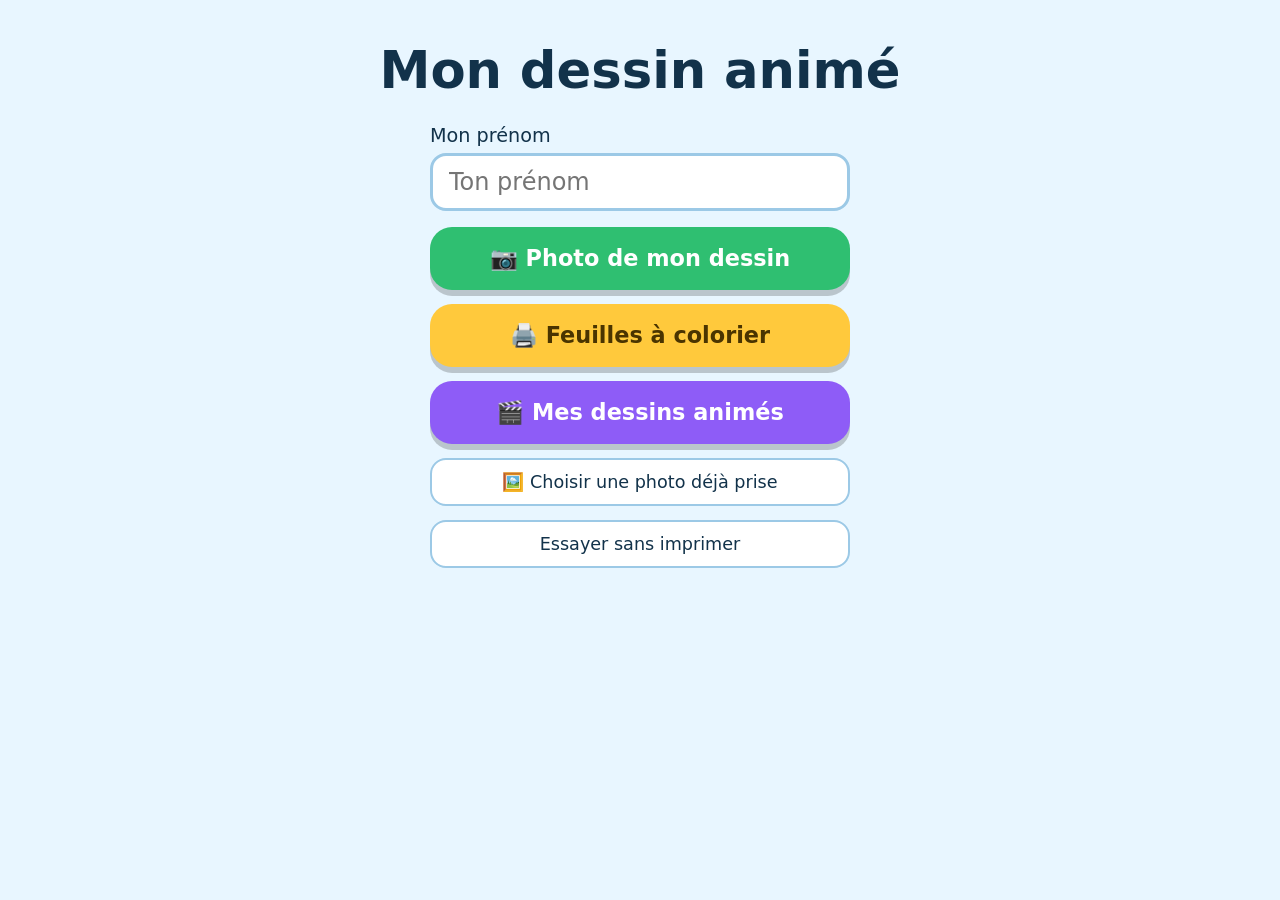
<file: index.html>
<!doctype html>
<html lang="fr">
<head>
  <meta charset="utf-8">
  <meta name="viewport" content="width=device-width, initial-scale=1, viewport-fit=cover">
  <meta name="theme-color" content="#1f7fc4">
  <meta name="apple-mobile-web-app-capable" content="yes">
  <title>Mon dessin animé</title>
  <link rel="manifest" href="manifest.json">
  <link rel="icon" href="icone.svg" type="image/svg+xml">
  <link rel="apple-touch-icon" href="icone.svg">
  <link rel="stylesheet" href="style.css">
</head>
<body>
  <section id="accueil" class="ecran actif">
    <h1>Mon dessin animé</h1>
    <label class="prenom">Mon prénom
      <input id="prenom" type="text" maxlength="20" autocomplete="off" placeholder="Ton prénom">
    </label>
    <div class="boutons">
      <label class="gros vert" for="libre">📷 Photo de mon dessin</label>
      <button class="gros jaune" data-action="catalogue">🖨️ Feuilles à colorier</button>
      <button class="gros violet" data-action="galerie">🎬 Mes dessins animés</button>
      <label class="petit" for="libre-galerie">🖼️ Choisir une photo déjà prise</label>
      <button class="petit" data-action="demo">Essayer sans imprimer</button>
    </div>
    <!-- Des étiquettes (label) plutôt qu'un clic par script : certains navigateurs le refusent.
         capture : ouvre directement l'appareil photo du téléphone. -->
    <input id="libre" class="fichier" type="file" accept="image/*" capture="environment">
    <input id="libre-galerie" class="fichier" type="file" accept="image/*">
    <input id="photo" class="fichier" type="file" accept="image/*" capture="environment">
  </section>

  <section id="catalogue" class="ecran">
    <h2>Feuilles à colorier</h2>
    <p class="consigne">Imprime une feuille, colorie-la, puis appuie sur 📷 sous la même feuille.</p>
    <div class="boutons ligne">
      <button class="petit" data-action="accueil">Retour</button>
      <a class="petit" href="feuille.html?g=monstres">🖨️ Tous les monstres</a>
      <a class="petit" href="feuille.html?f=tout">🖨️ Tout imprimer</a>
    </div>
    <div id="liste-feuilles" class="liste-feuilles"></div>
  </section>

  <section id="reglage" class="ecran">
    <p id="consigne-reglage" class="consigne"></p>
    <div class="cadre-reglage"><canvas id="canevas-reglage"></canvas></div>
    <div class="boutons ligne">
      <button class="petit" data-action="accueil">Retour</button>
      <button class="petit" data-action="tourner">↻ Tourner</button>
      <button class="gros vert" data-action="partir">C'est parti !</button>
    </div>
  </section>

  <section id="apercu" class="ecran">
    <p class="consigne">Ton dessin doit regarder vers la gauche ⬅️</p>
    <div class="cadre-apercu"><canvas id="canevas-apercu"></canvas></div>
    <div class="boutons ligne">
      <button class="petit" data-action="tourner-libre">↺ Tourner</button>
      <button class="petit" data-action="miroir-libre">⇋ Retourner</button>
    </div>
    <p class="consigne">C'est quoi, ton dessin ?</p>
    <div id="sujets" class="sujets"></div>
    <div id="zone-types" class="zone-types" hidden>
      <p class="consigne">Son type ?</p>
      <div id="types" class="sujets"></div>
    </div>
    <div class="champs">
      <label class="champ">Son nom
        <input id="nom-dessin" type="text" maxlength="40" autocomplete="off">
      </label>
      <label class="champ">Ce qu'il dit (si tu veux)
        <input id="phrase-dessin" type="text" maxlength="80" autocomplete="off" placeholder="J'adore les crêpes !">
      </label>
    </div>
    <div class="boutons ligne">
      <button class="petit" data-action="accueil">Retour</button>
      <button class="gros vert" data-action="partir-libre">C'est parti !</button>
    </div>
  </section>

  <section id="choix-film" class="ecran">
    <h2>Quel film ?</h2>
    <div id="zone-amis" class="zone-amis" hidden>
      <p class="consigne">Avec quels amis ? (2 au plus)</p>
      <div id="liste-amis" class="liste-amis"></div>
    </div>
    <div id="liste-films" class="liste-films"></div>
    <div class="boutons ligne">
      <button class="petit" data-action="accueil">Accueil</button>
      <button class="gros jaune" data-action="surprise">🎲 Surprise !</button>
    </div>
  </section>

  <section id="film" class="ecran">
    <div class="cadre-film"><canvas id="canevas-film"></canvas></div>
    <div class="boutons ligne">
      <button class="petit" data-action="accueil">Accueil</button>
      <button class="petit" data-action="son" id="bouton-son">🔊 Son</button>
      <button class="gros vert" data-action="rejouer">↺ Encore !</button>
      <button class="gros bleu" data-action="autre-film" id="bouton-autre">🎬 Autre film</button>
      <button class="gros violet" data-action="garder" id="bouton-garder">⭐ Garder</button>
    </div>
  </section>

  <section id="galerie" class="ecran">
    <h2>Mes dessins animés</h2>
    <p id="galerie-vide" class="consigne" hidden>Pas encore de dessin animé. Colorie une page et prends-la en photo !</p>
    <div id="liste-galerie" class="liste-galerie"></div>
    <div class="boutons ligne">
      <button class="petit" data-action="accueil">Retour</button>
    </div>
  </section>

  <div id="attente" class="attente" hidden>Je regarde ton dessin…</div>
  <div id="message" class="message" role="status" hidden></div>

  <script type="module" src="js/app.js"></script>
</body>
</html>
</file>
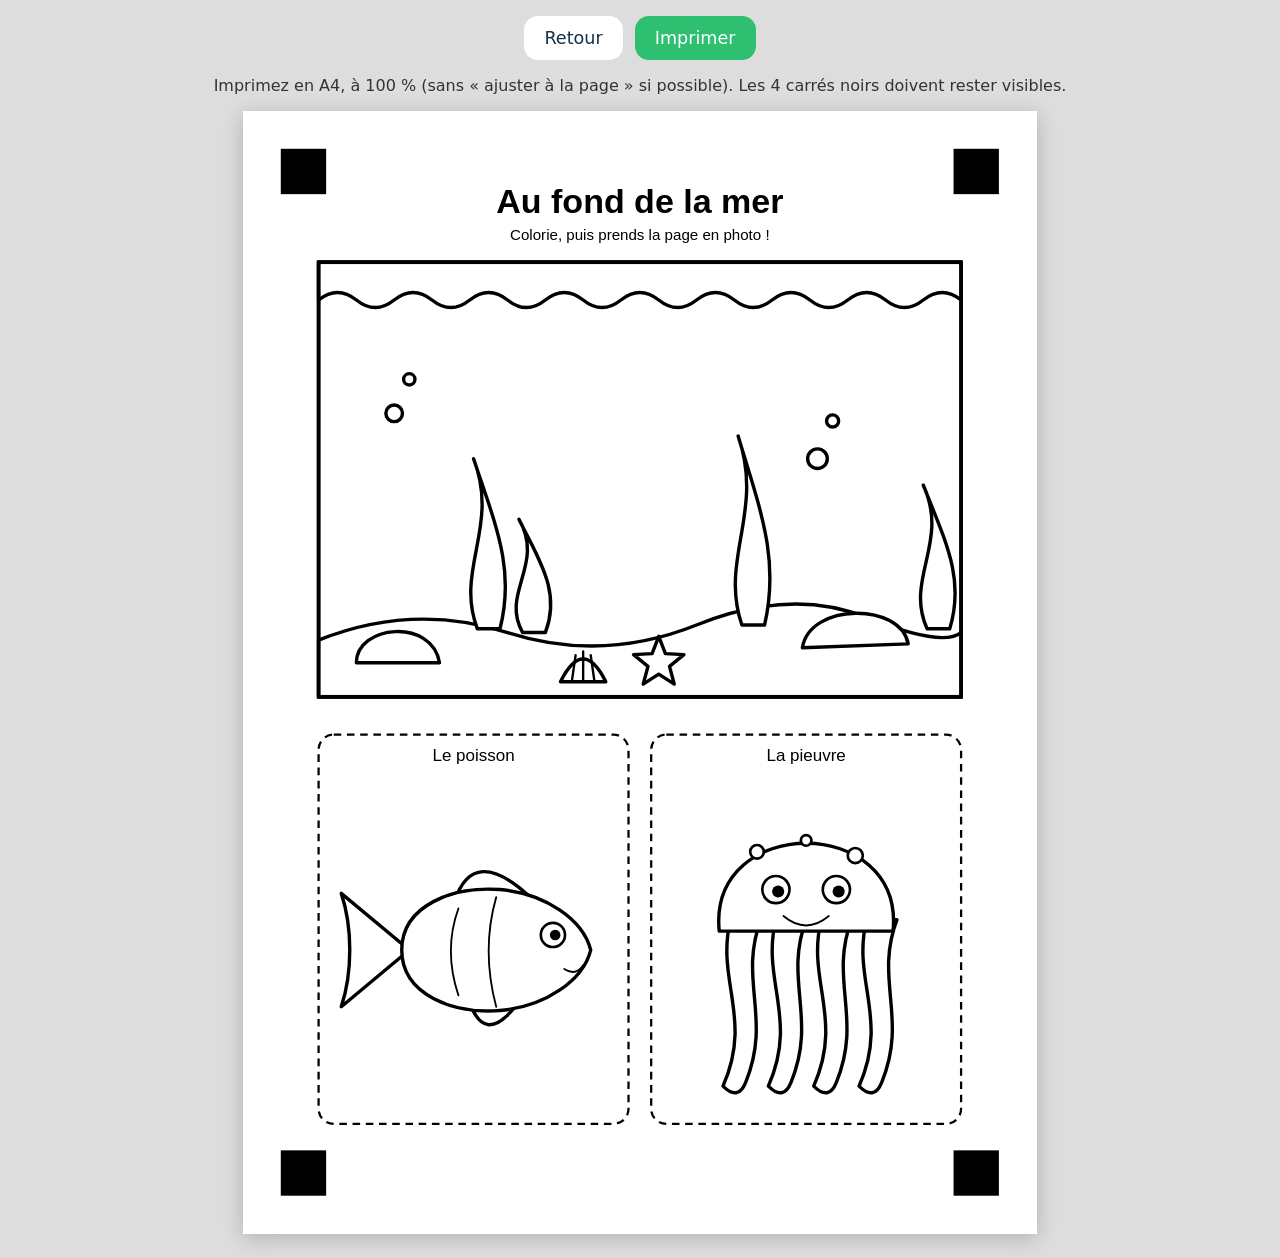
<file: imprimer.html>
<!doctype html>
<html lang="fr">
<head>
  <meta charset="utf-8">
  <meta name="viewport" content="width=device-width, initial-scale=1">
  <title>Coloriage à imprimer</title>
  <style>
    @page { size: A4 portrait; margin: 0; }
    body { margin: 0; font-family: system-ui, sans-serif; background: #ddd; }
    .barre { display: flex; gap: 12px; justify-content: center; padding: 16px; flex-wrap: wrap; }
    .barre button, .barre a {
      font: inherit; font-size: 1.1rem; padding: 12px 20px; border-radius: 14px; border: none;
      background: #2fbf71; color: #fff; text-decoration: none; cursor: pointer;
    }
    .barre a { background: #fff; color: #12324a; }
    .aide { text-align: center; margin: 0 16px 16px; color: #333; }
    #feuille { display: flex; justify-content: center; padding-bottom: 24px; }
    #feuille svg { width: min(100%, 210mm); height: auto; background: #fff; box-shadow: 0 4px 20px rgba(0,0,0,.2); }
    @media print {
      body { background: #fff; }
      .barre, .aide { display: none; }
      #feuille { padding: 0; }
      #feuille svg { width: 210mm; height: 297mm; box-shadow: none; }
    }
  </style>
</head>
<body>
  <div class="barre">
    <a href="index.html">Retour</a>
    <button id="imprimer">Imprimer</button>
  </div>
  <p class="aide">Imprimez en A4, à 100 % (sans « ajuster à la page » si possible). Les 4 carrés noirs doivent rester visibles.</p>
  <div id="feuille"></div>
  <script type="module">
    import { MER, pageSVG } from "./js/pages.js";
    document.getElementById("feuille").innerHTML = pageSVG(MER);
    document.getElementById("imprimer").addEventListener("click", () => window.print());
  </script>
</body>
</html>
</file>
<file: style.css>
:root {
  --fond: #e8f6ff;
  --texte: #12324a;
  --vert: #2fbf71;
  --jaune: #ffc93c;
  --violet: #8e5cf7;
  --bleu: #1f8ad6;
  --surface: #ffffff;
}
@media (prefers-color-scheme: dark) {
  :root:not([data-theme="light"]) { --fond: #0d2233; --texte: #e8f4ff; --surface: #18374f; color-scheme: dark; }
}
:root[data-theme="dark"] { --fond: #0d2233; --texte: #e8f4ff; --surface: #18374f; color-scheme: dark; }

* { box-sizing: border-box; }
/* Un élément caché (attribut hidden) le reste, même avec un display écrit plus bas. */
[hidden] { display: none !important; }
html, body { margin: 0; min-height: 100%; }
body {
  background: var(--fond);
  color: var(--texte);
  font-family: "Comic Sans MS", "Chalkboard SE", system-ui, sans-serif;
  -webkit-tap-highlight-color: transparent;
  user-select: none;
}

.ecran {
  display: none;
  min-height: 100dvh;
  padding-block: 16px max(16px, env(safe-area-inset-bottom, 0px));
  padding-left: max(16px, env(safe-area-inset-left, 0px));
  padding-right: max(16px, env(safe-area-inset-right, 0px));
  flex-direction: column;
  align-items: center;
  gap: 16px;
}
.ecran.actif { display: flex; }

h1 { font-size: clamp(2rem, 8vw, 3.2rem); margin: 24px 0 8px; text-align: center; }
h2 { font-size: 2rem; margin: 8px 0; }

.prenom { display: flex; flex-direction: column; gap: 6px; font-size: 1.2rem; width: min(100%, 420px); }
.prenom input {
  font: inherit; font-size: 1.5rem; padding: 12px 16px; border-radius: 16px;
  border: 3px solid #9cc9e6; background: var(--surface); color: var(--texte);
}

.boutons { display: flex; flex-direction: column; gap: 14px; width: min(100%, 420px); }
.boutons.ligne { flex-direction: row; flex-wrap: wrap; justify-content: center; width: 100%; }

button, a { font: inherit; cursor: pointer; text-decoration: none; text-align: center; }
.gros {
  border: none; border-radius: 22px; padding: 18px 22px; font-size: 1.4rem; font-weight: bold;
  color: #fff; box-shadow: 0 6px 0 rgba(0, 0, 0, 0.2); transition: transform 0.08s;
}
.gros:active { transform: translateY(4px); box-shadow: 0 2px 0 rgba(0, 0, 0, 0.2); }
.vert { background: var(--vert); }
.jaune { background: var(--jaune); color: #4a3400; }
.violet { background: var(--violet); }
.bleu { background: var(--bleu); }
label.gros { display: block; cursor: pointer; text-align: center; }
/* Champ de fichier caché mais toujours « cliquable » par son étiquette (display: none gêne certains téléphones). */
.fichier { position: absolute; width: 1px; height: 1px; opacity: 0; overflow: hidden; pointer-events: none; }
.petit {
  border: 2px solid #9cc9e6; background: var(--surface); color: var(--texte);
  border-radius: 16px; padding: 12px 18px; font-size: 1.1rem;
}

.consigne { font-size: 1.3rem; text-align: center; margin: 0; max-width: 640px; }

.cadre-reglage {
  flex: 1; width: 100%; min-height: 0; max-height: 70dvh;
  display: flex; align-items: center; justify-content: center;
}
#canevas-reglage { touch-action: none; border-radius: 12px; }
#canevas-apercu { border-radius: 12px; background: #4fb3ea; }
.cadre-apercu { width: 100%; height: 32dvh; display: flex; align-items: center; justify-content: center; }

.cadre-film { width: 100%; max-width: 1100px; flex: 1; display: flex; align-items: center; }
#canevas-film { width: 100%; height: auto; border-radius: 18px; box-shadow: 0 8px 30px rgba(0, 0, 0, 0.25); background: #4fb3ea; }

.liste-galerie {
  display: grid; grid-template-columns: repeat(auto-fill, minmax(140px, 1fr)); gap: 14px; width: 100%; max-width: 900px;
}
.carte {
  position: relative; background: var(--surface); border-radius: 16px; padding: 8px;
  display: flex; flex-direction: column; align-items: center; gap: 4px; box-shadow: 0 3px 10px rgba(0, 0, 0, 0.12);
}
.carte img { width: 100%; border-radius: 10px; cursor: pointer; }
.carte .supprimer {
  position: absolute; top: 4px; right: 4px; width: 32px; height: 32px; border-radius: 50%;
  border: none; background: rgba(0, 0, 0, 0.45); color: #fff; font-size: 1rem;
}

.attente {
  position: fixed; inset: 0; background: rgba(10, 40, 90, 0.7); color: #fff;
  display: flex; align-items: center; justify-content: center; font-size: 1.8rem; z-index: 10;
}
.attente[hidden] { display: none; }
.carte .supprimer.confirmer { width: auto; padding: 0 10px; border-radius: 16px; background: #d63a3a; }

.message {
  position: fixed; left: 50%; transform: translateX(-50%);
  bottom: calc(20px + env(safe-area-inset-bottom, 0px));
  background: var(--texte); color: var(--fond); padding: 12px 20px; border-radius: 16px;
  font-size: 1.1rem; z-index: 11; max-width: calc(100% - 32px); text-align: center;
}
.message[hidden] { display: none; }

label.petit { display: block; text-align: center; cursor: pointer; }

.liste-films {
  display: grid; grid-template-columns: repeat(auto-fill, minmax(150px, 1fr)); gap: 12px; width: 100%; max-width: 900px;
}
.film-choix {
  border: none; border-radius: 20px; padding: 16px 10px; min-height: 120px; color: #fff; font-size: 1.15rem; font-weight: bold;
  display: flex; flex-direction: column; align-items: center; justify-content: center; gap: 8px;
  box-shadow: 0 5px 0 rgba(0, 0, 0, 0.2); text-shadow: 0 2px 3px rgba(0, 0, 0, 0.35);
}
.film-choix:active { transform: translateY(3px); box-shadow: 0 2px 0 rgba(0, 0, 0, 0.2); }
.film-emoji { font-size: 2.6rem; text-shadow: none; }
.film-mer { background: linear-gradient(#3a9fd8, #1d5f9c); }
.film-espace { background: linear-gradient(#120f3d, #2a1458); }
.film-ciel { background: linear-gradient(#6cc4ff, #9fd8ff); }
.film-jungle { background: linear-gradient(#55ad55, #2f7d36); }
.film-neige { background: linear-gradient(#5b4f9a, #f1b6c9); }
.film-fete { background: linear-gradient(#2e0f57, #c2185b); }
.film-chateau { background: linear-gradient(#4b2a8a, #8a7fd6); }
.film-volcan { background: linear-gradient(#e0503a, #ffb14a); }

.sujets { display: flex; flex-wrap: wrap; gap: 8px; justify-content: center; max-width: 900px; }
.sujet {
  display: flex; align-items: center; gap: 6px; border: 2px solid #9cc9e6; background: var(--surface); color: var(--texte);
  border-radius: 999px; padding: 8px 14px; font-size: 1.05rem;
}
.sujet span:first-child { font-size: 1.4rem; }
.sujet[aria-pressed="true"] { background: var(--vert); border-color: var(--vert); color: #fff; }
.champs { display: flex; flex-wrap: wrap; gap: 12px; justify-content: center; width: 100%; max-width: 900px; }
.champ { display: flex; flex-direction: column; gap: 4px; font-size: 1.05rem; flex: 1 1 260px; min-width: 0; }
.champ input {
  font: inherit; font-size: 1.2rem; padding: 10px 14px; border-radius: 14px;
  border: 3px solid #9cc9e6; background: var(--surface); color: var(--texte);
}

.zone-amis { display: flex; flex-direction: column; align-items: center; gap: 8px; width: 100%; max-width: 900px; }
.liste-amis { display: flex; gap: 10px; overflow-x: auto; max-width: 100%; padding: 4px; }
.ami {
  flex: 0 0 auto; width: 92px; height: 72px; padding: 6px; border-radius: 16px;
  border: 3px solid #9cc9e6; background: var(--surface); display: flex; align-items: center; justify-content: center;
}
.ami img { max-width: 100%; max-height: 100%; }
.ami[aria-pressed="true"] { border-color: var(--vert); background: #d9f7e6; box-shadow: 0 0 0 3px var(--vert); }

.liste-feuilles {
  display: grid; grid-template-columns: repeat(auto-fill, minmax(160px, 1fr)); gap: 14px; width: 100%; max-width: 1000px;
}
.feuille {
  background: var(--surface); border-radius: 18px; padding: 10px; display: flex; flex-direction: column; align-items: center;
  gap: 8px; box-shadow: 0 3px 10px rgba(0, 0, 0, 0.12); min-width: 0;
}
.feuille img { width: 100%; aspect-ratio: 208 / 148; object-fit: contain; background: #fff; border-radius: 10px; }
.feuille .titre { font-size: 1.15rem; font-weight: bold; text-align: center; }
.feuille .actions { display: flex; flex-direction: column; gap: 8px; width: 100%; }
.feuille .actions > * { flex: 1; padding: 10px 6px; font-size: 1rem; border-radius: 14px; }
.feuille .actions .gros { box-shadow: 0 4px 0 rgba(0, 0, 0, 0.2); }
.liste-feuilles .groupe { grid-column: 1 / -1; margin: 12px 0 0; font-size: 1.5rem; text-align: center; }
.feuille .type { font-size: 0.95rem; font-weight: bold; color: #c2410c; margin-top: -6px; }
.liste-feuilles .nom-famille { grid-column: 1 / -1; margin: 8px 0 -4px; font-size: 1.1rem; text-align: center; }
.liste-feuilles .famille { grid-column: 1 / -1; display: grid; grid-template-columns: repeat(3, minmax(0, 1fr)); gap: 8px; }
.feuille.compacte { padding: 6px; gap: 4px; }
.feuille.compacte .titre { font-size: 0.95rem; }
.feuille.compacte .type { font-size: 0.8rem; margin-top: 0; }
.feuille.compacte .actions { flex-direction: row; gap: 4px; }
.feuille.compacte .actions > * { padding: 8px 2px; font-size: 1.1rem; }
.zone-types { display: flex; flex-direction: column; align-items: center; gap: 6px; }
</file>
